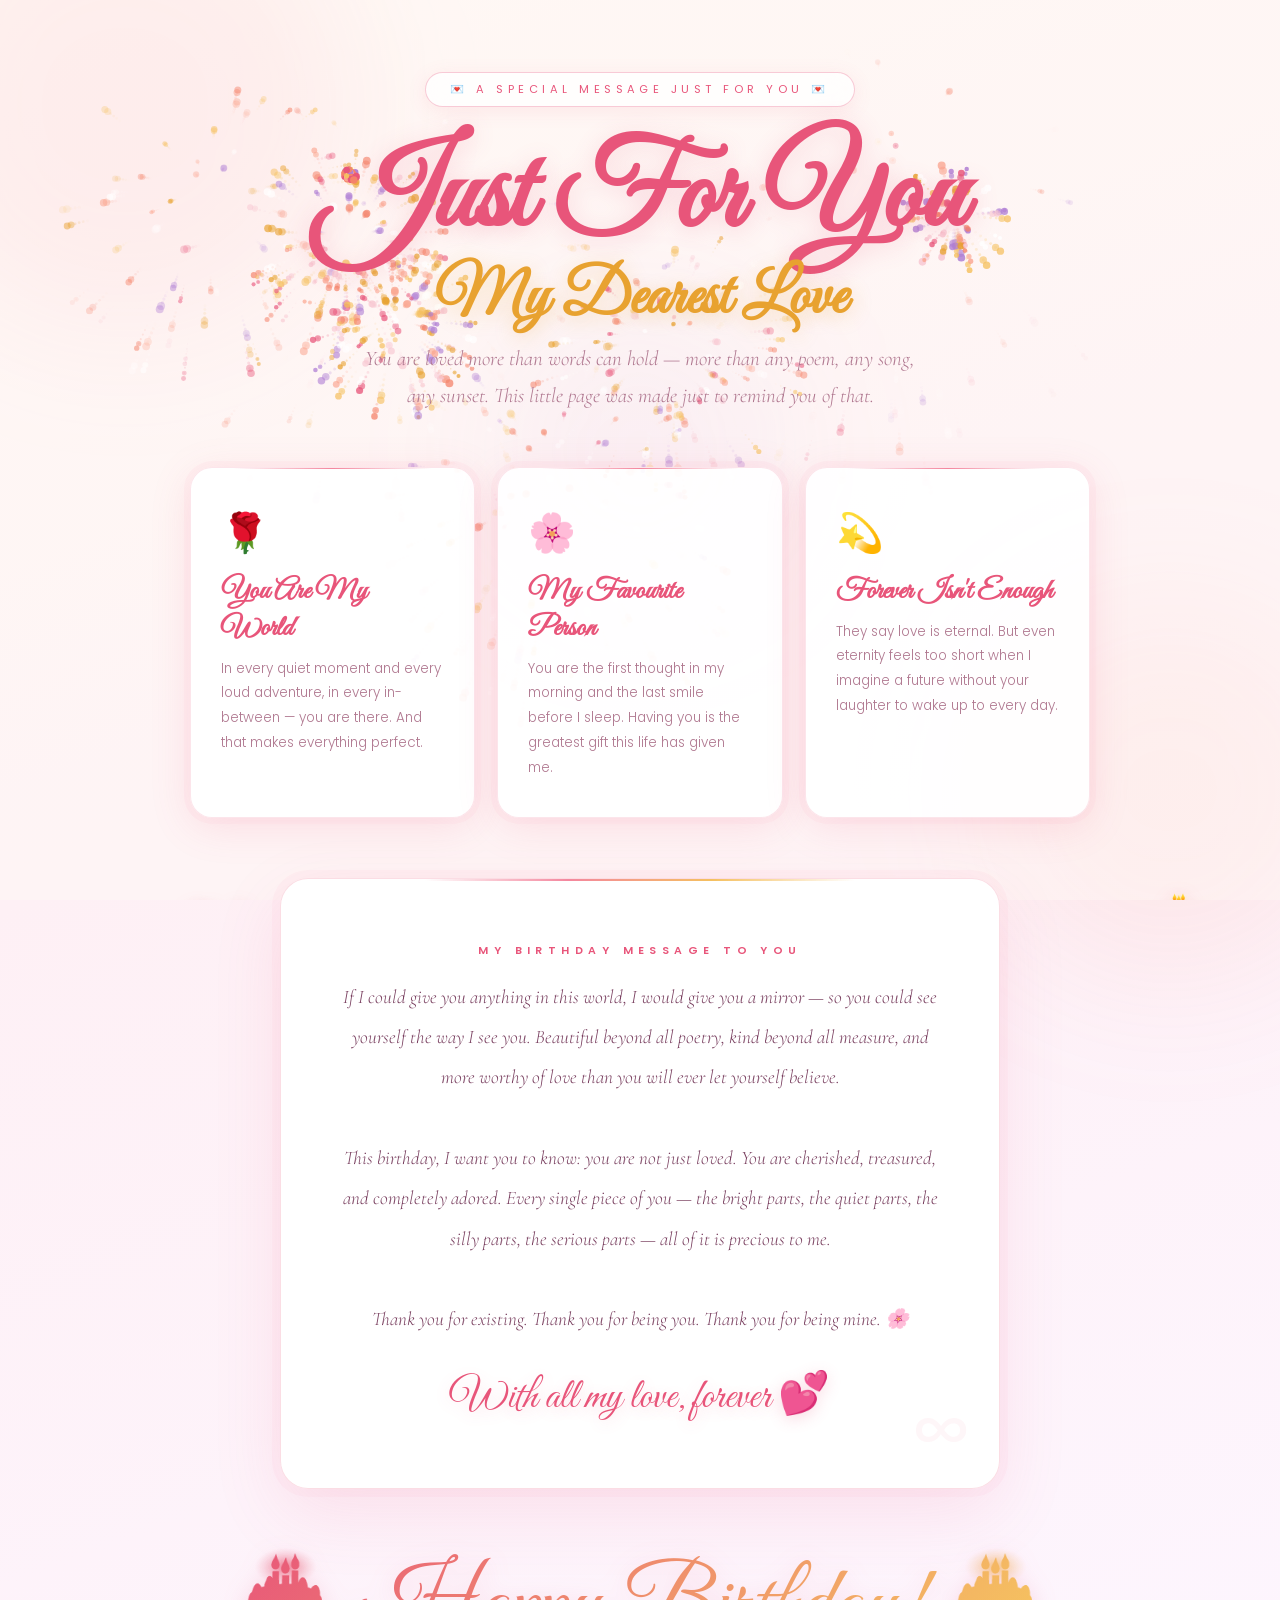
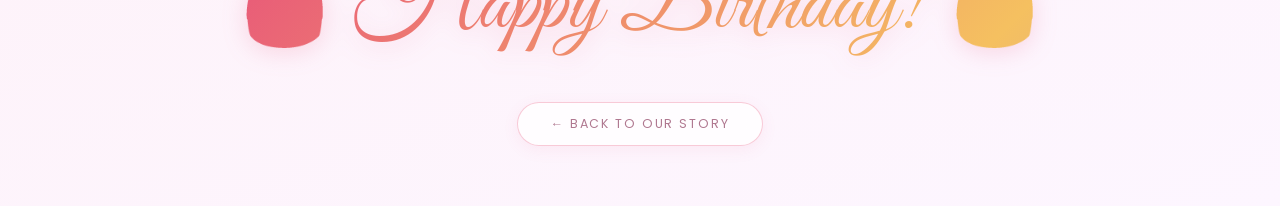
<file: secret.html>
<!DOCTYPE html>
<html lang="en">
<head>
  <meta charset="UTF-8" />
  <meta name="viewport" content="width=device-width, initial-scale=1.0" />
  <title>With All My Love 💕</title>
  <link rel="preconnect" href="https://fonts.googleapis.com" />
  <link rel="preconnect" href="https://fonts.gstatic.com" crossorigin />
  <link href="https://fonts.googleapis.com/css2?family=Great+Vibes&family=Poppins:wght@300;400;500;600&family=Cormorant+Garamond:ital,wght@0,300;0,500;1,300;1,500&display=swap" rel="stylesheet" />
  <style>
    :root {
      --rose:    #e8557a;
      --rose-lt: #f4879e;
      --rose-pale: #fde8ee;
      --peach:   #f4836a;
      --gold:    #e8a230;
      --gold-lt: #f5c060;
      --lav:     #b07fd4;
      --bg:      #fff8f4;
      --bg2:     #fef0f5;
      --dark:    #3d1a2e;
      --mid:     #7a4060;
      --soft:    #b07890;
      --muted:   #c8a0b0;
      --shadow:  0 8px 40px rgba(232,85,122,0.15);
    }
    *, *::before, *::after { box-sizing: border-box; margin: 0; padding: 0; }
    html { scroll-behavior: smooth; }
    body {
      background: linear-gradient(160deg, #fff8f4 0%, #fef0f5 40%, #fdf6ff 100%);
      color: var(--dark);
      font-family: 'Poppins', sans-serif;
      min-height: 100vh;
      overflow-x: hidden;
    }
    ::selection { background: var(--rose-pale); color: var(--rose); }
    ::-webkit-scrollbar { width: 4px; }
    ::-webkit-scrollbar-thumb { background: var(--rose-lt); border-radius: 2px; }

    /* ── Canvas (light fireworks) ── */
    #fireworks-canvas {
      position: fixed; inset: 0;
      z-index: 0; pointer-events: none;
    }

    /* ── Heart bg ── */
    #hearts-bg {
      position: fixed; inset: 0;
      z-index: 1; pointer-events: none; overflow: hidden;
    }
    .s-heart {
      position: absolute; bottom: -40px;
      animation: sFloat linear infinite;
      pointer-events: none;
      filter: drop-shadow(0 2px 8px rgba(232,85,122,0.2));
    }
    @keyframes sFloat {
      0%   { transform: translateY(0) rotate(0deg); opacity: 0; }
      10%  { opacity: 0.9; }
      90%  { opacity: 0.2; }
      100% { transform: translateY(-110vh) rotate(360deg); opacity: 0; }
    }

    /* ── Orbs ── */
    .orb {
      position: fixed; border-radius: 50%;
      filter: blur(70px); pointer-events: none; z-index: 0;
    }
    .orb-a { width:450px; height:450px; background:rgba(232,85,122,0.1);  top:-120px; left:-100px; }
    .orb-b { width:380px; height:380px; background:rgba(244,131,106,0.09); bottom:-80px; right:-80px; }
    .orb-c { width:300px; height:300px; background:rgba(176,127,212,0.08); top:50%; left:50%; transform:translate(-50%,-50%); }

    /* ── Entry burst ── */
    .unlock-burst {
      position: fixed; inset: 0; z-index: 5;
      background: radial-gradient(circle at center, rgba(232,85,122,0.25) 0%, transparent 70%);
      animation: burstFade 2s ease forwards; pointer-events: none;
    }
    @keyframes burstFade { 0% { opacity:1; transform:scale(0.5); } 60% { opacity:1; transform:scale(1.4); } 100% { opacity:0; transform:scale(2); } }

    /* ── Page ── */
    .page {
      position: relative; z-index: 10;
      min-height: 100vh;
      display: flex; flex-direction: column;
      align-items: center; justify-content: center;
      padding: 72px 24px 60px;
    }

    /* Badge */
    .badge {
      display: inline-flex; align-items: center; gap: 8px;
      border: 1.5px solid rgba(232,85,122,0.3);
      border-radius: 50px; padding: 8px 24px;
      font-size: 0.7rem; letter-spacing: 0.4em; text-transform: uppercase;
      color: var(--rose); background: rgba(255,255,255,0.8);
      backdrop-filter: blur(10px);
      margin-bottom: 28px;
      box-shadow: 0 4px 20px rgba(232,85,122,0.1);
      animation: fadeUp 1s ease 0.3s both;
    }

    /* Titles */
    .main-title {
      font-family: 'Great Vibes', cursive;
      font-size: clamp(3rem, 10vw, 7.5rem);
      color: var(--rose);
      text-align: center;
      line-height: 1.08;
      text-shadow: 0 4px 24px rgba(232,85,122,0.2);
      margin-bottom: 6px;
      animation: fadeUp 1s ease 0.5s both;
    }
    .main-title span {
      display: block;
      font-size: clamp(1.8rem, 5vw, 4rem);
      color: var(--gold);
      text-shadow: 0 4px 20px rgba(232,162,48,0.25);
    }

    /* Subtitle */
    .subtitle {
      font-family: 'Cormorant Garamond', serif;
      font-size: clamp(1rem, 3vw, 1.3rem);
      font-style: italic; font-weight: 300;
      color: var(--soft);
      text-align: center; max-width: 580px; line-height: 1.8;
      margin-bottom: 52px;
      animation: fadeUp 1s ease 0.7s both;
    }

    /* Cards */
    .cards {
      display: grid;
      grid-template-columns: repeat(auto-fit, minmax(270px, 1fr));
      gap: 22px;
      max-width: 900px; width: 100%;
      margin-bottom: 60px;
      animation: fadeUp 1s ease 0.9s both;
    }
    .card {
      background: rgba(255,255,255,0.92);
      border: 1.5px solid rgba(232,85,122,0.15);
      border-radius: 22px; padding: 36px 30px;
      backdrop-filter: blur(20px);
      box-shadow: var(--shadow), 0 0 0 6px rgba(232,85,122,0.03);
      transition: transform 0.3s ease, box-shadow 0.3s ease, border-color 0.3s;
      position: relative; overflow: hidden;
    }
    .card::after {
      content: '';
      position: absolute; top: -1px; left: 15%; right: 15%; height: 2px;
      background: linear-gradient(90deg, transparent, var(--rose-lt), transparent);
    }
    .card:hover { transform: translateY(-6px); border-color: var(--rose-lt); box-shadow: 0 16px 50px rgba(232,85,122,0.18); }
    .card-emoji { font-size: 2.4rem; margin-bottom: 12px; display: block; animation: hb 2s ease-in-out infinite; }
    @keyframes hb { 0%,100% {transform:scale(1);} 50%{transform:scale(1.1);} }
    .card-title { font-family: 'Great Vibes', cursive; font-size: 1.8rem; color: var(--rose); margin-bottom: 10px; }
    .card-text { font-size: 0.84rem; color: var(--soft); line-height: 1.85; font-weight: 300; }

    /* Big message */
    .big-msg {
      max-width: 720px; width: 100%;
      background: rgba(255,255,255,0.95);
      border: 1.5px solid rgba(232,85,122,0.2);
      border-radius: 28px; padding: 64px 56px;
      text-align: center;
      box-shadow: 0 24px 70px rgba(232,85,122,0.12), 0 0 0 8px rgba(232,85,122,0.03);
      position: relative; overflow: hidden;
      margin-bottom: 56px;
      animation: fadeUp 1s ease 1.1s both;
    }
    .big-msg::after {
      content: '';
      position: absolute; top: 0; left: 20%; right: 20%; height: 2px;
      background: linear-gradient(90deg, transparent, var(--rose-lt), var(--gold-lt), transparent);
    }
    .big-msg::before {
      content: '∞';
      position: absolute; bottom: 18px; right: 30px;
      font-size: 5rem; color: rgba(232,85,122,0.05); line-height: 1;
    }
    .big-msg-label {
      font-size: 0.68rem; font-weight: 600; letter-spacing: 0.5em; text-transform: uppercase;
      color: var(--rose); margin-bottom: 18px;
    }
    .big-msg-text {
      font-family: 'Cormorant Garamond', serif;
      font-size: clamp(1rem, 2.5vw, 1.2rem); font-style: italic; font-weight: 300;
      color: var(--mid); line-height: 2.1; margin-bottom: 28px;
    }
    .big-msg-sig {
      font-family: 'Great Vibes', cursive; font-size: 2.6rem; color: var(--rose);
      text-shadow: 0 4px 16px rgba(232,85,122,0.2);
    }

    /* Birthday banner */
    .bday-banner {
      text-align: center; margin-bottom: 40px;
      animation: fadeUp 1s ease 1.3s both;
    }
    .bday-text {
      font-family: 'Great Vibes', cursive;
      font-size: clamp(2.2rem, 8vw, 5.5rem);
      background: linear-gradient(135deg, var(--rose), var(--gold-lt), var(--lav), var(--rose));
      -webkit-background-clip: text; -webkit-text-fill-color: transparent; background-clip: text;
      background-size: 300%;
      animation: shimmer 4s linear infinite;
      filter: drop-shadow(0 4px 12px rgba(232,85,122,0.2));
    }
    @keyframes shimmer { 0%{background-position:0%} 50%{background-position:100%} 100%{background-position:0%} }

    /* Back link */
    .back-link {
      display: inline-flex; align-items: center; gap: 8px;
      padding: 12px 32px; border-radius: 50px;
      border: 1.5px solid rgba(232,85,122,0.3);
      background: rgba(255,255,255,0.8);
      color: var(--soft); font-size: 0.78rem; letter-spacing: 0.15em; text-transform: uppercase;
      text-decoration: none;
      backdrop-filter: blur(10px);
      transition: all 0.3s ease;
      animation: fadeUp 1s ease 1.5s both;
      box-shadow: 0 4px 16px rgba(232,85,122,0.08);
    }
    .back-link:hover { border-color: var(--rose); color: var(--rose); background: var(--rose-pale); transform: translateY(-2px); }

    @keyframes fadeUp { from { opacity:0; transform:translateY(28px); } to { opacity:1; transform:translateY(0); } }

    @media (max-width: 600px) {
      .big-msg { padding: 40px 24px; }
      .cards { grid-template-columns: 1fr; }
    }
  </style>
</head>
<body>

  <!-- Orbs -->
  <div class="orb orb-a"></div>
  <div class="orb orb-b"></div>
  <div class="orb orb-c"></div>

  <!-- Light fireworks canvas -->
  <canvas id="fireworks-canvas"></canvas>

  <!-- Floating hearts -->
  <div id="hearts-bg"></div>

  <!-- Entry burst -->
  <div class="unlock-burst" id="unlock-burst"></div>

  <main class="page">

    <span class="badge">💌 A Special Message Just For You 💌</span>

    <h1 class="main-title">
      Just For You
      <span>My Dearest Love</span>
    </h1>

    <p class="subtitle">
      You are loved more than words can hold — more than any poem, any song, any sunset.
      This little page was made just to remind you of that.
    </p>

    <!-- Cards -->
    <div class="cards">
      <div class="card">
        <span class="card-emoji">🌹</span>
        <h3 class="card-title">You Are My World</h3>
        <p class="card-text">In every quiet moment and every loud adventure, in every in-between — you are there. And that makes everything perfect.</p>
      </div>
      <div class="card">
        <span class="card-emoji">🌸</span>
        <h3 class="card-title">My Favourite Person</h3>
        <p class="card-text">You are the first thought in my morning and the last smile before I sleep. Having you is the greatest gift this life has given me.</p>
      </div>
      <div class="card">
        <span class="card-emoji">💫</span>
        <h3 class="card-title">Forever Isn't Enough</h3>
        <p class="card-text">They say love is eternal. But even eternity feels too short when I imagine a future without your laughter to wake up to every day.</p>
      </div>
    </div>

    <!-- Big message -->
    <div class="big-msg">
      <p class="big-msg-label">My Birthday Message To You</p>
      <p class="big-msg-text">
        If I could give you anything in this world, I would give you a mirror —
        so you could see yourself the way I see you. Beautiful beyond all poetry,
        kind beyond all measure, and more worthy of love than you will ever let yourself believe.
        <br /><br />
        This birthday, I want you to know: you are not just loved. You are cherished,
        treasured, and completely adored. Every single piece of you — the bright parts,
        the quiet parts, the silly parts, the serious parts — all of it is precious to me.
        <br /><br />
        Thank you for existing. Thank you for being you. Thank you for being mine. 🌸
      </p>
      <p class="big-msg-sig">With all my love, forever 💕</p>
    </div>

    <!-- Birthday banner -->
    <div class="bday-banner">
      <p class="bday-text">🎂 Happy Birthday! 🎂</p>
    </div>

    <a href="index.html" class="back-link">← Back to Our Story</a>

  </main>

  <script>
    /* ── Light Fireworks ── */
    (function() {
      const canvas = document.getElementById('fireworks-canvas');
      const ctx    = canvas.getContext('2d');
      let W = canvas.width  = window.innerWidth;
      let H = canvas.height = window.innerHeight;
      window.addEventListener('resize', () => { W = canvas.width = window.innerWidth; H = canvas.height = window.innerHeight; });

      const COLORS = ['#e8557a','#f4836a','#e8a230','#b07fd4','#f7c5d0','#faa48e','#f5c060','#ffffff'];

      class Spark {
        constructor(x, y) {
          this.x = x; this.y = y;
          this.color = COLORS[Math.floor(Math.random() * COLORS.length)];
          const a = Math.random() * Math.PI * 2;
          const s = 2 + Math.random() * 5;
          this.vx = Math.cos(a) * s; this.vy = Math.sin(a) * s;
          this.alpha = 1;
          this.decay  = 0.015 + Math.random() * 0.015;
          this.r      = 2 + Math.random() * 2;
          this.gravity = 0.055;
          this.trail  = [];
        }
        update() {
          this.trail.push({ x: this.x, y: this.y, a: this.alpha });
          if (this.trail.length > 5) this.trail.shift();
          this.vx *= 0.985; this.vy *= 0.985;
          this.vy += this.gravity;
          this.x += this.vx; this.y += this.vy;
          this.alpha -= this.decay;
        }
        draw() {
          this.trail.forEach((p, i) => {
            ctx.beginPath();
            ctx.arc(p.x, p.y, this.r * 0.4, 0, Math.PI * 2);
            ctx.fillStyle = this.color;
            ctx.globalAlpha = p.a * (i / this.trail.length) * 0.3;
            ctx.fill();
          });
          ctx.beginPath();
          ctx.arc(this.x, this.y, this.r, 0, Math.PI * 2);
          ctx.fillStyle = this.color;
          ctx.globalAlpha = this.alpha;
          ctx.fill();
          ctx.globalAlpha = 1;
        }
      }

      let sparks = [];

      function burst(x, y) {
        const n = 50 + Math.floor(Math.random() * 60);
        for (let i = 0; i < n; i++) sparks.push(new Spark(x, y));
      }

      function frame() {
        // Semi-transparent clear for trail effect on light bg
        ctx.fillStyle = 'rgba(255,248,244,0.22)';
        ctx.fillRect(0, 0, W, H);
        sparks = sparks.filter(s => s.alpha > 0.03);
        sparks.forEach(s => { s.update(); s.draw(); });
        requestAnimationFrame(frame);
      }
      frame();

      // Auto bursts
      burst(W * 0.3, H * 0.3);
      burst(W * 0.7, H * 0.25);
      setInterval(() => burst(W * 0.1 + Math.random() * W * 0.8, H * 0.05 + Math.random() * H * 0.55), 1200);
      setTimeout(() => { for (let i = 0; i < 6; i++) setTimeout(() => burst(W * 0.1 + Math.random() * W * 0.8, H * 0.1 + Math.random() * H * 0.5), i * 180); }, 600);

      // Click for extra fireworks
      document.addEventListener('click', e => burst(e.clientX, e.clientY));
    })();

    /* ── Hearts ── */
    (function() {
      const c = document.getElementById('hearts-bg');
      const s = ['❤️','💕','💖','🌸','🌺','🌹','🌷','✨','💫','🎂','🎉'];
      function spawn() {
        const el = document.createElement('div');
        el.className = 's-heart';
        el.textContent = s[Math.floor(Math.random() * s.length)];
        el.style.left             = Math.random() * 100 + 'vw';
        el.style.fontSize         = (0.9 + Math.random() * 1.5) + 'rem';
        el.style.animationDuration = (7 + Math.random() * 9) + 's';
        el.style.animationDelay   = Math.random() * 3 + 's';
        c.appendChild(el);
        setTimeout(() => el.remove(), 16000);
      }
      for (let i = 0; i < 12; i++) setTimeout(spawn, i * 200);
      setInterval(spawn, 900);
    })();

    /* ── Remove burst overlay ── */
    const burst = document.getElementById('unlock-burst');
    burst && setTimeout(() => burst.remove(), 2000);
  </script>

</body>
</html>
</file>
